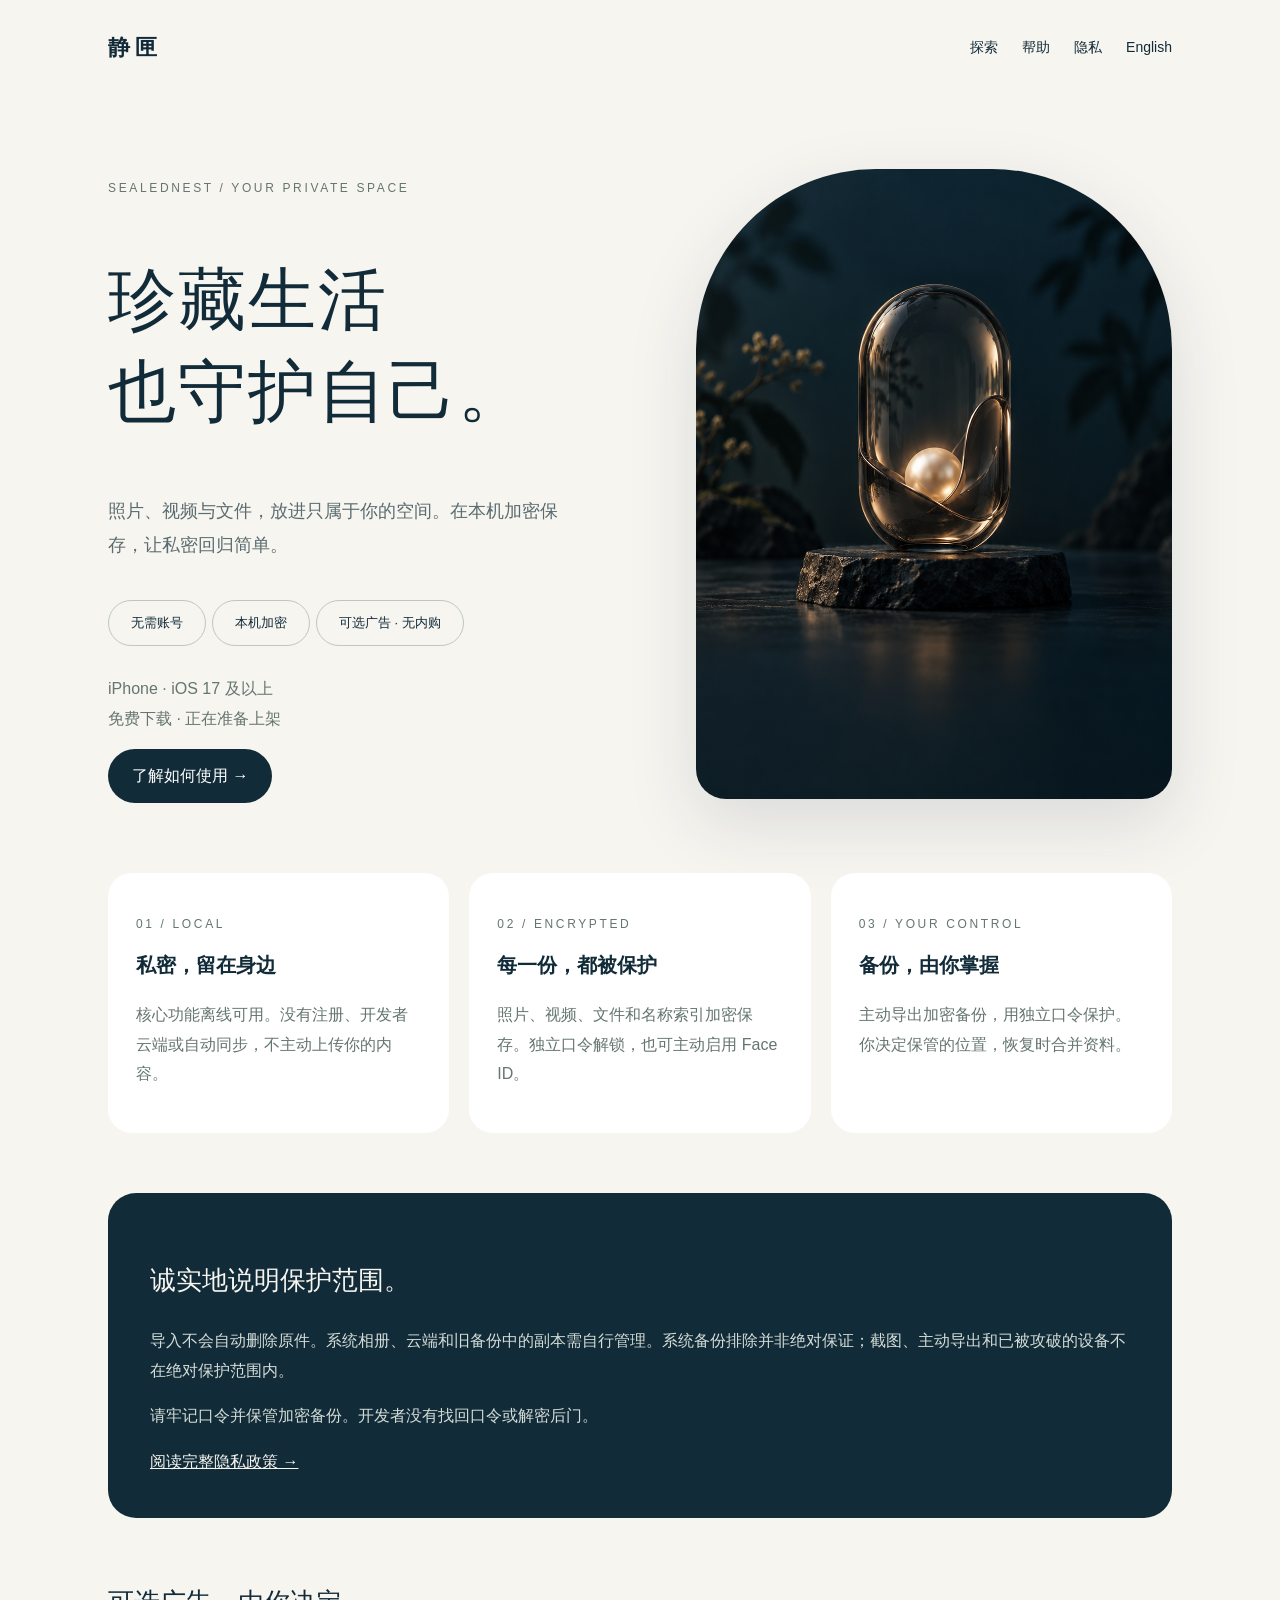
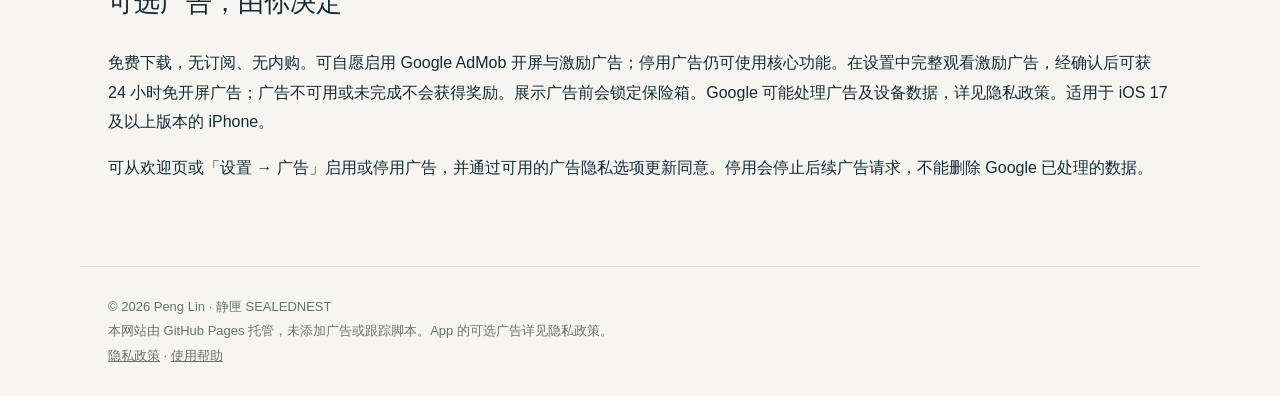
<file: index.html>
<!doctype html><html lang="zh-CN"><head><meta charset="utf-8"><meta name="viewport" content="width=device-width, initial-scale=1"><meta name="color-scheme" content="light"><meta name="description" content="静匣，本地加密保险箱。无需注册，照片、视频与文件在本机加密保存。可选广告，无内购。"><link rel="stylesheet" href="style.css"><title>本地加密保险箱 · 静匣</title></head><body><header><a href="index.html" style="text-decoration:none"><strong>静匣</strong></a><nav><a href="index.html">探索</a><a href="support.html">帮助</a><a href="privacy.html">隐私</a><a href="en.html" lang="en">English</a></nav></header><main><section class="hero"><div><p class="eyebrow">SEALEDNEST / YOUR PRIVATE SPACE</p><h1>珍藏生活<br>也守护自己。</h1><p class="lead">照片、视频与文件，放进只属于你的空间。在本机加密保存，让私密回归简单。</p><span class="pill">无需账号</span><span class="pill">本机加密</span><span class="pill">可选广告 · 无内购</span><p class="muted">iPhone · iOS 17 及以上<br>免费下载 · 正在准备上架</p><a class="button" href="support.html">了解如何使用 →</a></div><img class="art" src="welcome.png" alt="烟色玻璃匣守护一颗温暖珍珠的静匣品牌插画"></section><section class="cards"><article class="card"><p class="eyebrow">01 / LOCAL</p><b>私密，留在身边</b><p>核心功能离线可用。没有注册、开发者云端或自动同步，不主动上传你的内容。</p></article><article class="card"><p class="eyebrow">02 / ENCRYPTED</p><b>每一份，都被保护</b><p>照片、视频、文件和名称索引加密保存。独立口令解锁，也可主动启用 Face ID。</p></article><article class="card"><p class="eyebrow">03 / YOUR CONTROL</p><b>备份，由你掌握</b><p>主动导出加密备份，用独立口令保护。你决定保管的位置，恢复时合并资料。</p></article></section><section class="band"><h2>诚实地说明保护范围。</h2><p>导入不会自动删除原件。系统相册、云端和旧备份中的副本需自行管理。系统备份排除并非绝对保证；截图、主动导出和已被攻破的设备不在绝对保护范围内。</p><p>请牢记口令并保管加密备份。开发者没有找回口令或解密后门。</p><a href="privacy.html">阅读完整隐私政策 →</a></section><section><h2>可选广告，由你决定</h2><p>免费下载，无订阅、无内购。可自愿启用 Google AdMob 开屏与激励广告；停用广告仍可使用核心功能。在设置中完整观看激励广告，经确认后可获 24 小时免开屏广告；广告不可用或未完成不会获得奖励。展示广告前会锁定保险箱。Google 可能处理广告及设备数据，详见隐私政策。适用于 iOS 17 及以上版本的 iPhone。</p><p>可从欢迎页或「设置 → 广告」启用或停用广告，并通过可用的广告隐私选项更新同意。停用会停止后续广告请求，不能删除 Google 已处理的数据。</p></section></main><footer>© 2026 Peng Lin · 静匣 SEALEDNEST<br>本网站由 GitHub Pages 托管，未添加广告或跟踪脚本。App 的可选广告详见隐私政策。<br><a href="privacy.html">隐私政策</a> · <a href="support.html">使用帮助</a></footer></body></html>
</file>
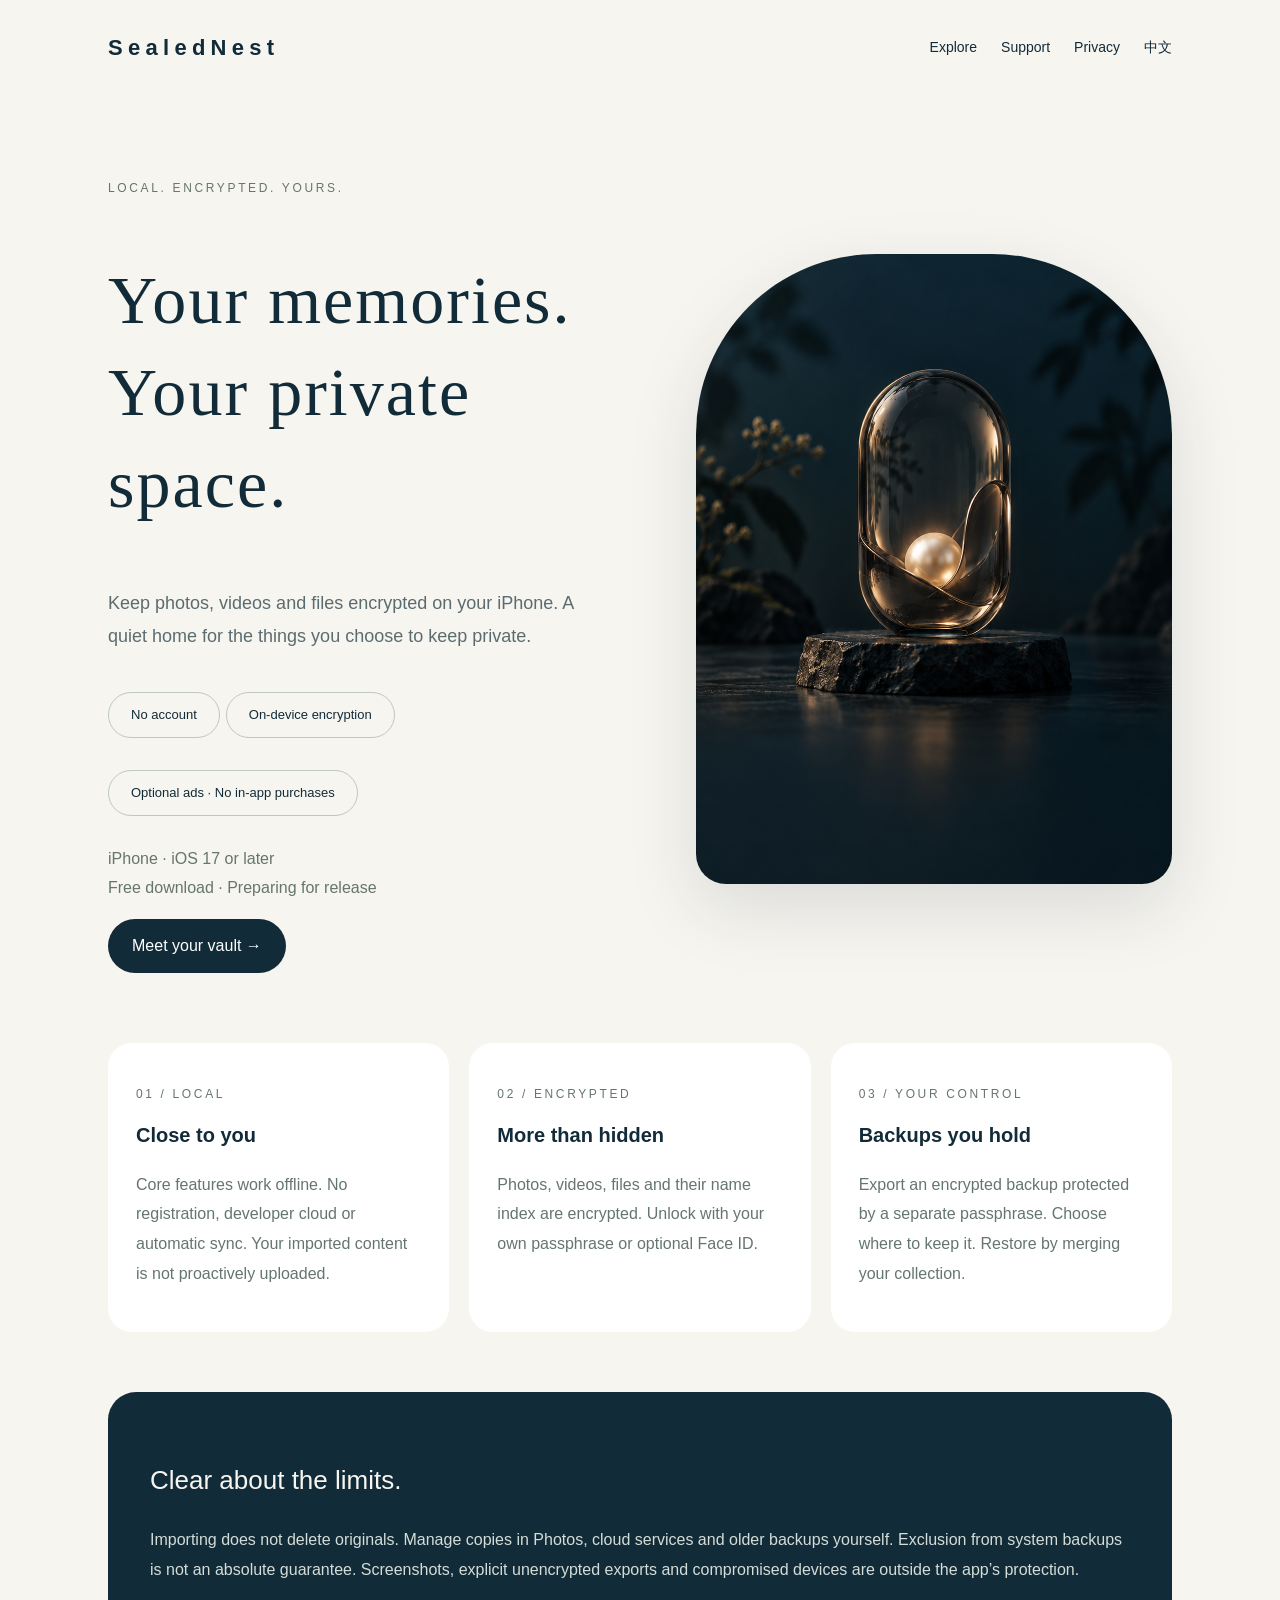
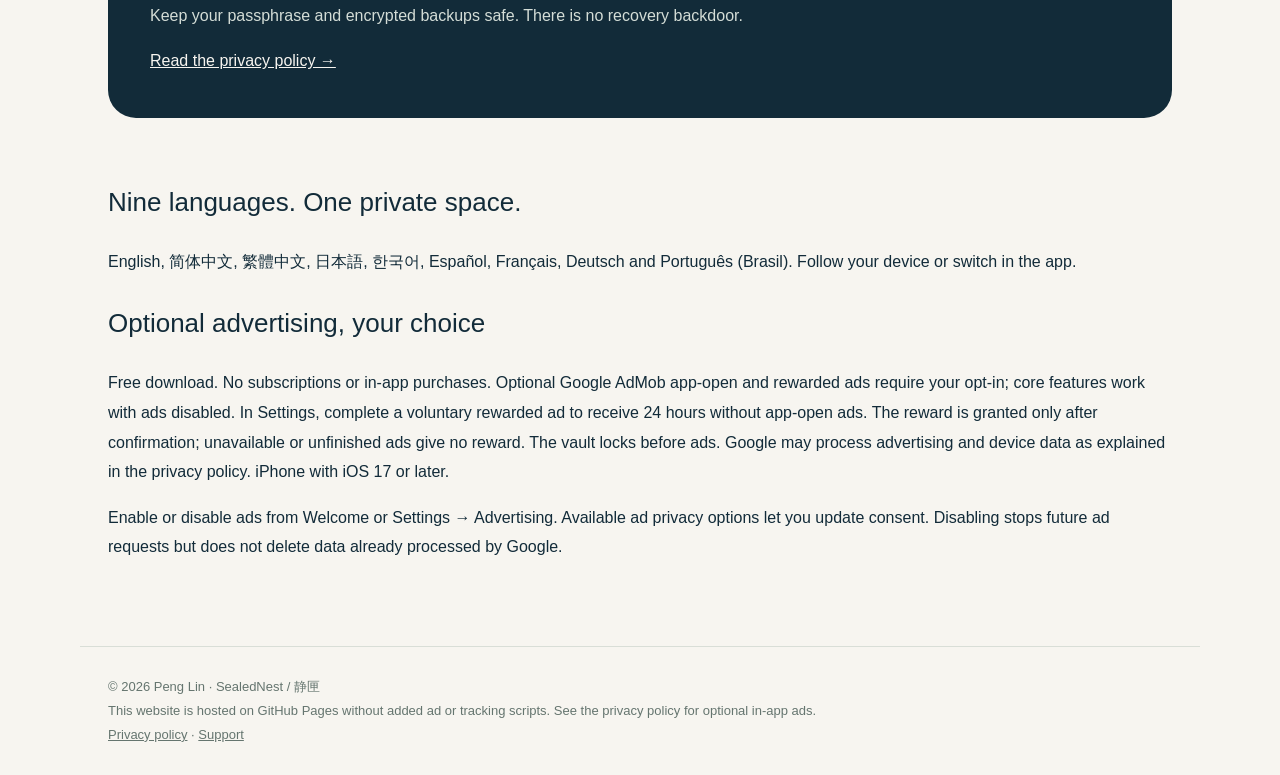
<file: en.html>
<!doctype html><html lang="en"><head><meta charset="utf-8"><meta name="viewport" content="width=device-width, initial-scale=1"><meta name="color-scheme" content="light"><meta name="description" content="SealedNest encrypts photos, videos and files on your iPhone. No account. Offline core features. Free, with optional ads and no in-app purchases."><link rel="stylesheet" href="style.css"><title>Photo & File Vault · SealedNest</title></head><body><header><a href="en.html" style="text-decoration:none"><strong>SealedNest</strong></a><nav><a href="en.html">Explore</a><a href="support-en.html">Support</a><a href="privacy-en.html">Privacy</a><a href="index.html" lang="zh-CN">中文</a></nav></header><main><section class="hero"><div><p class="eyebrow">LOCAL. ENCRYPTED. YOURS.</p><h1>Your memories.<br>Your private space.</h1><p class="lead">Keep photos, videos and files encrypted on your iPhone. A quiet home for the things you choose to keep private.</p><span class="pill">No account</span><span class="pill">On-device encryption</span><span class="pill">Optional ads · No in-app purchases</span><p class="muted">iPhone · iOS 17 or later<br>Free download · Preparing for release</p><a class="button" href="support-en.html">Meet your vault →</a></div><img class="art" src="welcome.png" alt="A warm pearl sheltered in a smoky glass vault"></section><section class="cards"><article class="card"><p class="eyebrow">01 / LOCAL</p><b>Close to you</b><p>Core features work offline. No registration, developer cloud or automatic sync. Your imported content is not proactively uploaded.</p></article><article class="card"><p class="eyebrow">02 / ENCRYPTED</p><b>More than hidden</b><p>Photos, videos, files and their name index are encrypted. Unlock with your own passphrase or optional Face ID.</p></article><article class="card"><p class="eyebrow">03 / YOUR CONTROL</p><b>Backups you hold</b><p>Export an encrypted backup protected by a separate passphrase. Choose where to keep it. Restore by merging your collection.</p></article></section><section class="band"><h2>Clear about the limits.</h2><p>Importing does not delete originals. Manage copies in Photos, cloud services and older backups yourself. Exclusion from system backups is not an absolute guarantee. Screenshots, explicit unencrypted exports and compromised devices are outside the app’s protection.</p><p>Keep your passphrase and encrypted backups safe. There is no recovery backdoor.</p><a href="privacy-en.html">Read the privacy policy →</a></section><section><h2>Nine languages. One private space.</h2><p>English, 简体中文, 繁體中文, 日本語, 한국어, Español, Français, Deutsch and Português (Brasil). Follow your device or switch in the app.</p></section><section><h2>Optional advertising, your choice</h2><p>Free download. No subscriptions or in-app purchases. Optional Google AdMob app-open and rewarded ads require your opt-in; core features work with ads disabled. In Settings, complete a voluntary rewarded ad to receive 24 hours without app-open ads. The reward is granted only after confirmation; unavailable or unfinished ads give no reward. The vault locks before ads. Google may process advertising and device data as explained in the privacy policy. iPhone with iOS 17 or later.</p><p>Enable or disable ads from Welcome or Settings → Advertising. Available ad privacy options let you update consent. Disabling stops future ad requests but does not delete data already processed by Google.</p></section></main><footer>© 2026 Peng Lin · SealedNest / 静匣<br>This website is hosted on GitHub Pages without added ad or tracking scripts. See the privacy policy for optional in-app ads.<br><a href="privacy-en.html">Privacy policy</a> · <a href="support-en.html">Support</a></footer></body></html>
</file>
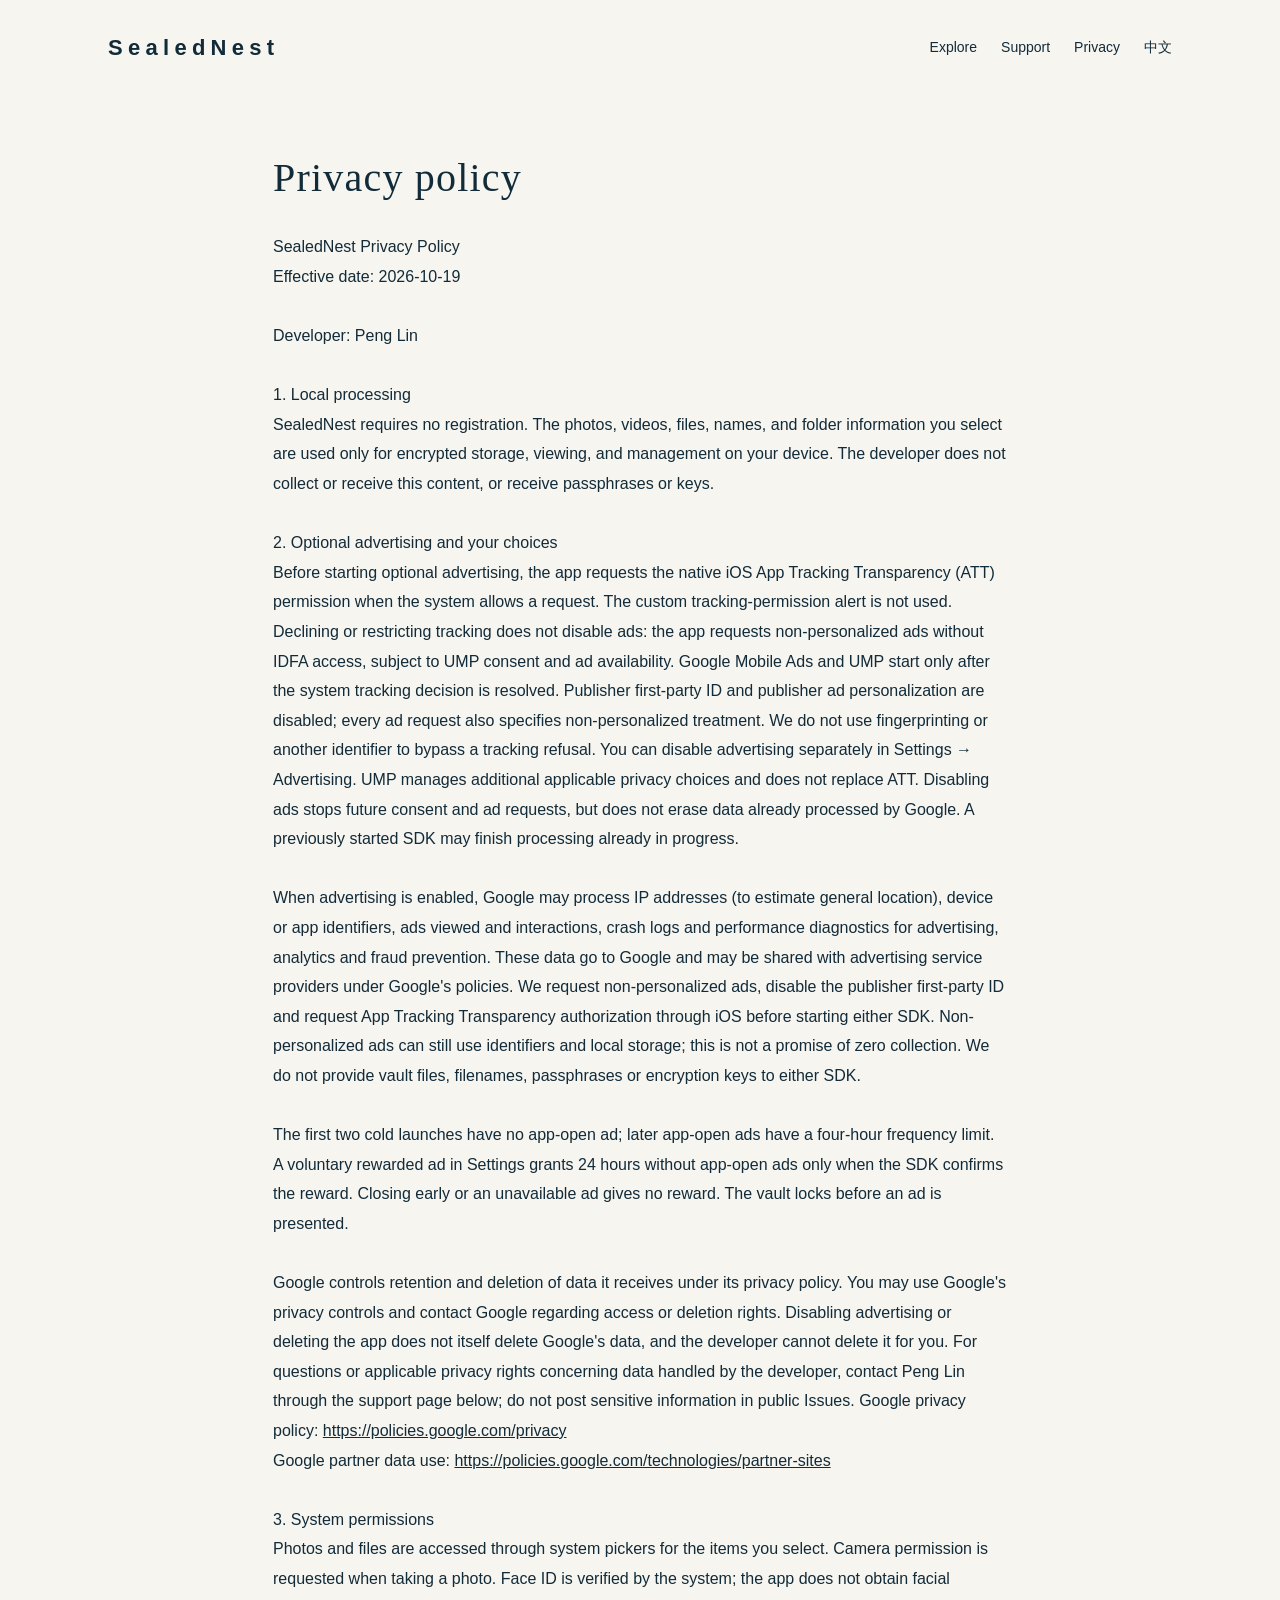
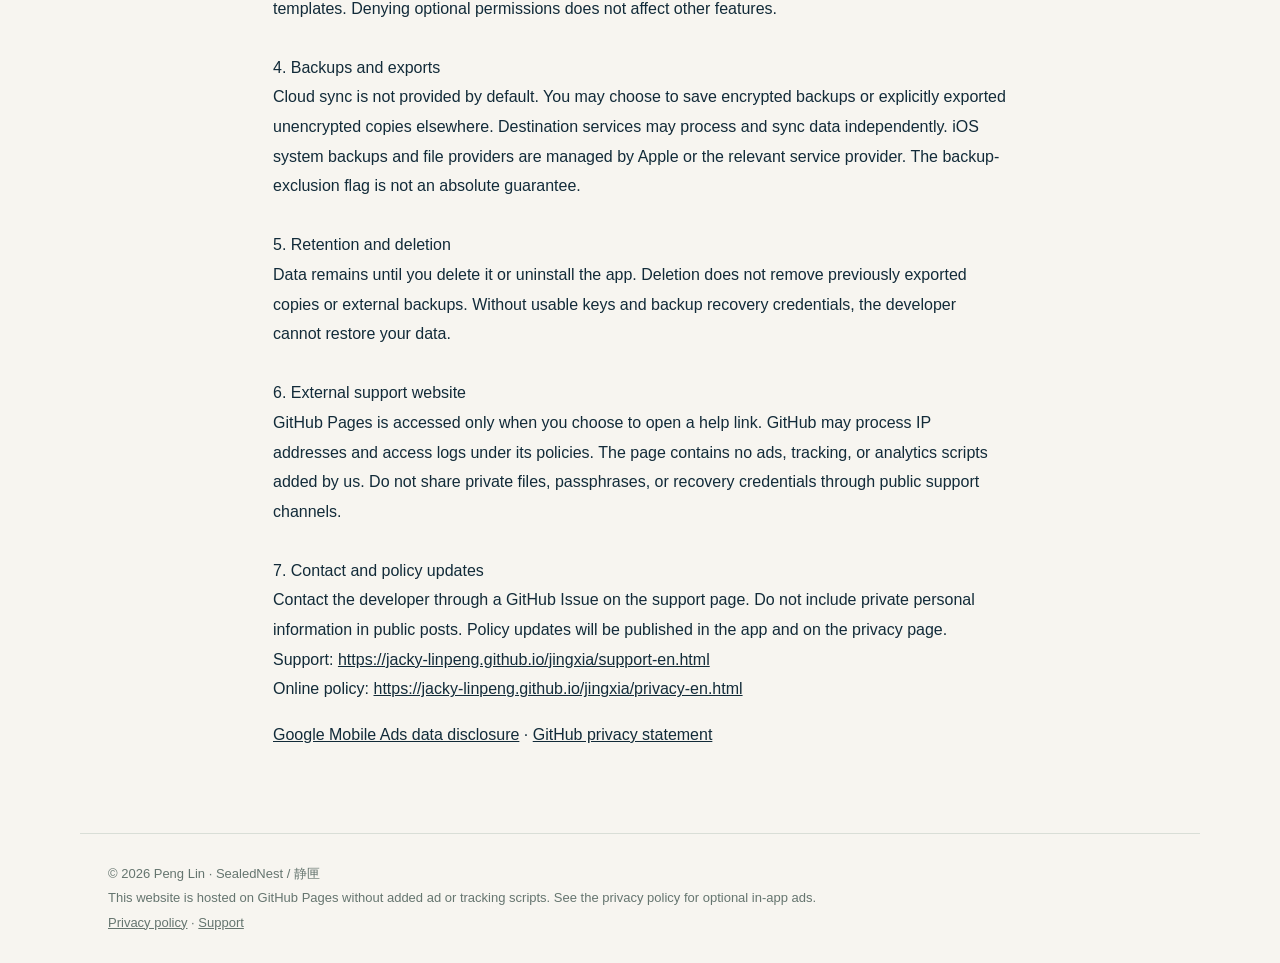
<file: privacy-en.html>
<!doctype html><html lang="en"><head><meta charset="utf-8"><meta name="viewport" content="width=device-width, initial-scale=1"><meta name="color-scheme" content="light"><meta name="description" content="SealedNest encrypts photos, videos and files on your iPhone. No account. Offline core features. Free, with optional ads and no in-app purchases."><link rel="stylesheet" href="style.css"><title>Privacy policy · SealedNest</title></head><body><header><a href="en.html" style="text-decoration:none"><strong>SealedNest</strong></a><nav><a href="en.html">Explore</a><a href="support-en.html">Support</a><a href="privacy-en.html">Privacy</a><a href="privacy.html" lang="zh-CN">中文</a></nav></header><main class="document"><h1>Privacy policy</h1><p>SealedNest Privacy Policy
Effective date: 2026-10-19

Developer: Peng Lin

1. Local processing
SealedNest requires no registration. The photos, videos, files, names, and folder information you select are used only for encrypted storage, viewing, and management on your device. The developer does not collect or receive this content, or receive passphrases or keys.

2. Optional advertising and your choices
Before starting optional advertising, the app requests the native iOS App Tracking Transparency (ATT) permission when the system allows a request. The custom tracking-permission alert is not used. Declining or restricting tracking does not disable ads: the app requests non-personalized ads without IDFA access, subject to UMP consent and ad availability. Google Mobile Ads and UMP start only after the system tracking decision is resolved. Publisher first-party ID and publisher ad personalization are disabled; every ad request also specifies non-personalized treatment. We do not use fingerprinting or another identifier to bypass a tracking refusal. You can disable advertising separately in Settings → Advertising. UMP manages additional applicable privacy choices and does not replace ATT. Disabling ads stops future consent and ad requests, but does not erase data already processed by Google. A previously started SDK may finish processing already in progress.

When advertising is enabled, Google may process IP addresses (to estimate general location), device or app identifiers, ads viewed and interactions, crash logs and performance diagnostics for advertising, analytics and fraud prevention. These data go to Google and may be shared with advertising service providers under Google&#x27;s policies. We request non-personalized ads, disable the publisher first-party ID and request App Tracking Transparency authorization through iOS before starting either SDK. Non-personalized ads can still use identifiers and local storage; this is not a promise of zero collection. We do not provide vault files, filenames, passphrases or encryption keys to either SDK.

The first two cold launches have no app-open ad; later app-open ads have a four-hour frequency limit. A voluntary rewarded ad in Settings grants 24 hours without app-open ads only when the SDK confirms the reward. Closing early or an unavailable ad gives no reward. The vault locks before an ad is presented.

Google controls retention and deletion of data it receives under its privacy policy. You may use Google&#x27;s privacy controls and contact Google regarding access or deletion rights. Disabling advertising or deleting the app does not itself delete Google&#x27;s data, and the developer cannot delete it for you. For questions or applicable privacy rights concerning data handled by the developer, contact Peng Lin through the support page below; do not post sensitive information in public Issues. Google privacy policy: <a href="https://policies.google.com/privacy">https://policies.google.com/privacy</a>
Google partner data use: <a href="https://policies.google.com/technologies/partner-sites">https://policies.google.com/technologies/partner-sites</a>

3. System permissions
Photos and files are accessed through system pickers for the items you select. Camera permission is requested when taking a photo. Face ID is verified by the system; the app does not obtain facial templates. Denying optional permissions does not affect other features.

4. Backups and exports
Cloud sync is not provided by default. You may choose to save encrypted backups or explicitly exported unencrypted copies elsewhere. Destination services may process and sync data independently. iOS system backups and file providers are managed by Apple or the relevant service provider. The backup-exclusion flag is not an absolute guarantee.

5. Retention and deletion
Data remains until you delete it or uninstall the app. Deletion does not remove previously exported copies or external backups. Without usable keys and backup recovery credentials, the developer cannot restore your data.

6. External support website
GitHub Pages is accessed only when you choose to open a help link. GitHub may process IP addresses and access logs under its policies. The page contains no ads, tracking, or analytics scripts added by us. Do not share private files, passphrases, or recovery credentials through public support channels.

7. Contact and policy updates
Contact the developer through a GitHub Issue on the support page. Do not include private personal information in public posts. Policy updates will be published in the app and on the privacy page.
Support: <a href="https://jacky-linpeng.github.io/jingxia/support-en.html">https://jacky-linpeng.github.io/jingxia/support-en.html</a>
Online policy: <a href="https://jacky-linpeng.github.io/jingxia/privacy-en.html">https://jacky-linpeng.github.io/jingxia/privacy-en.html</a></p><p><a href="https://developers.google.com/admob/ios/privacy/data-disclosure">Google Mobile Ads data disclosure</a> · <a href="https://docs.github.com/en/site-policy/privacy-policies/github-general-privacy-statement">GitHub privacy statement</a></p></main><footer>© 2026 Peng Lin · SealedNest / 静匣<br>This website is hosted on GitHub Pages without added ad or tracking scripts. See the privacy policy for optional in-app ads.<br><a href="privacy-en.html">Privacy policy</a> · <a href="support-en.html">Support</a></footer></body></html>
</file>
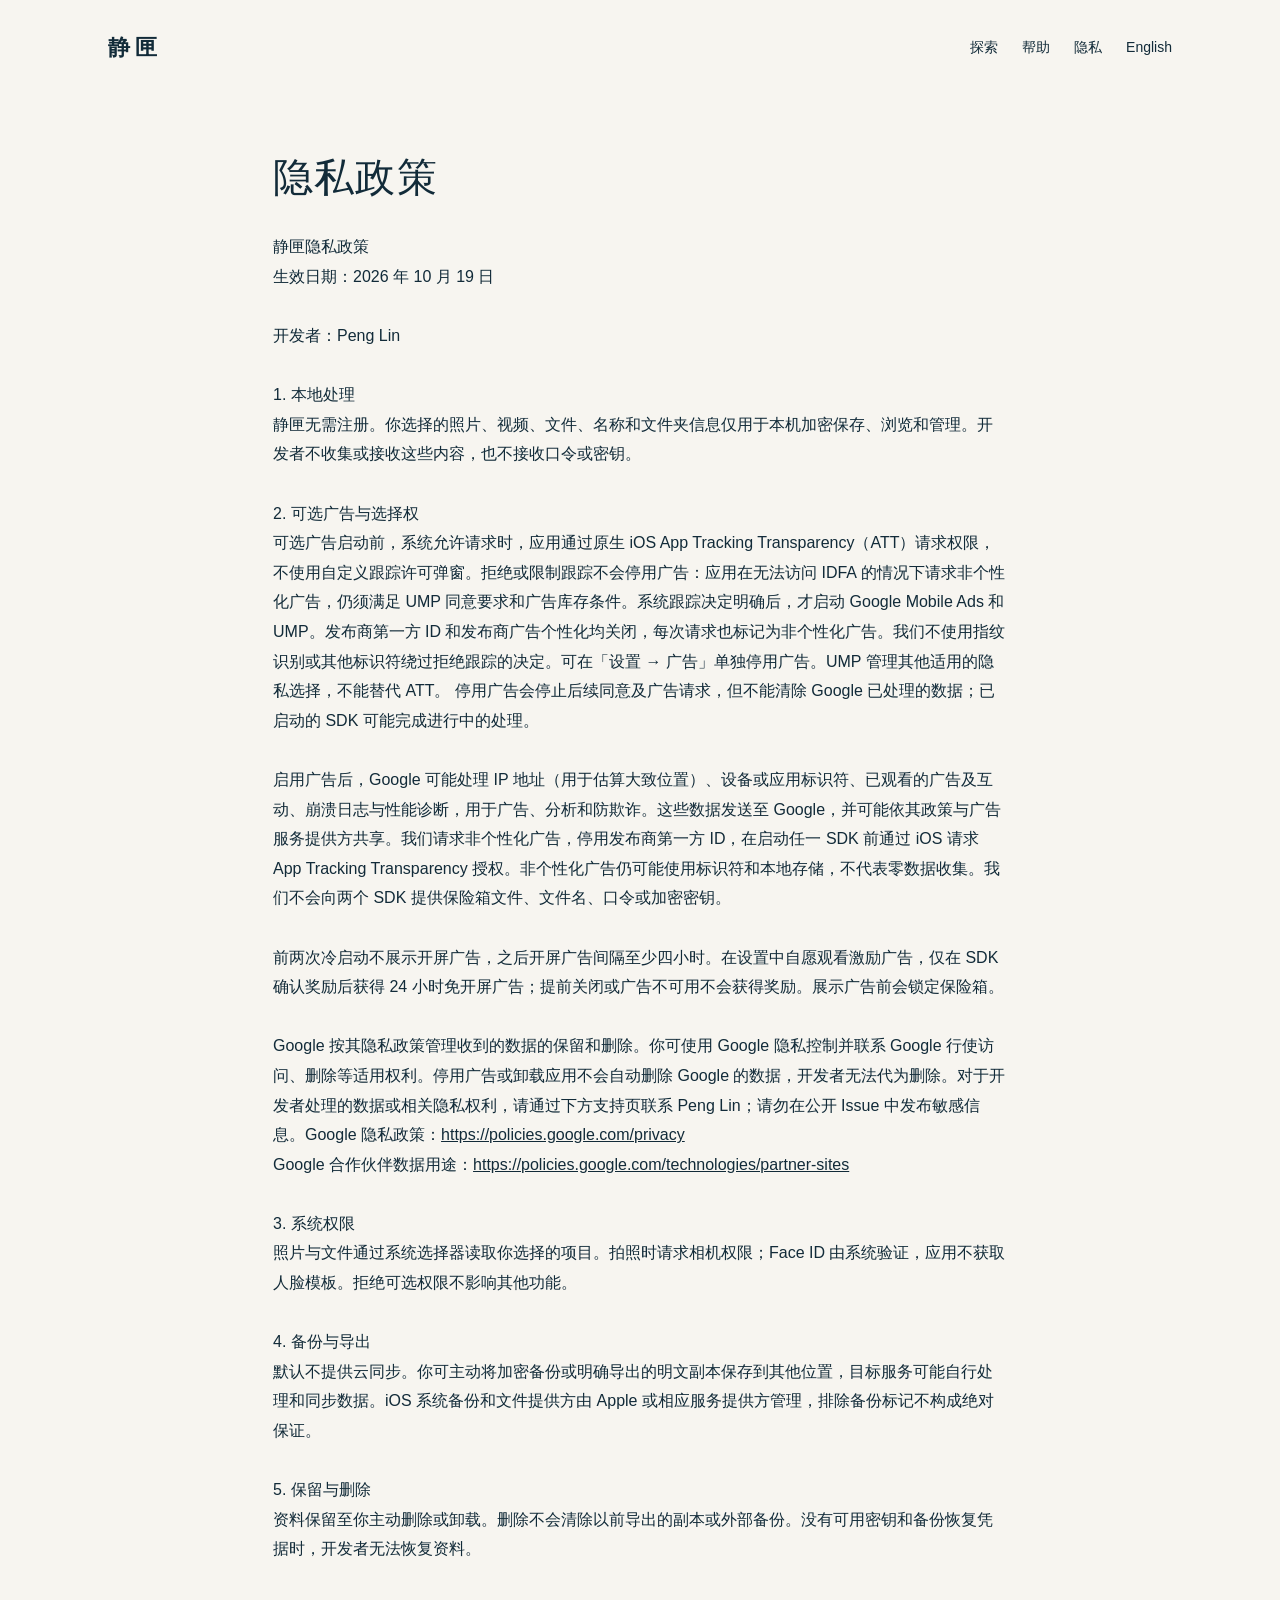
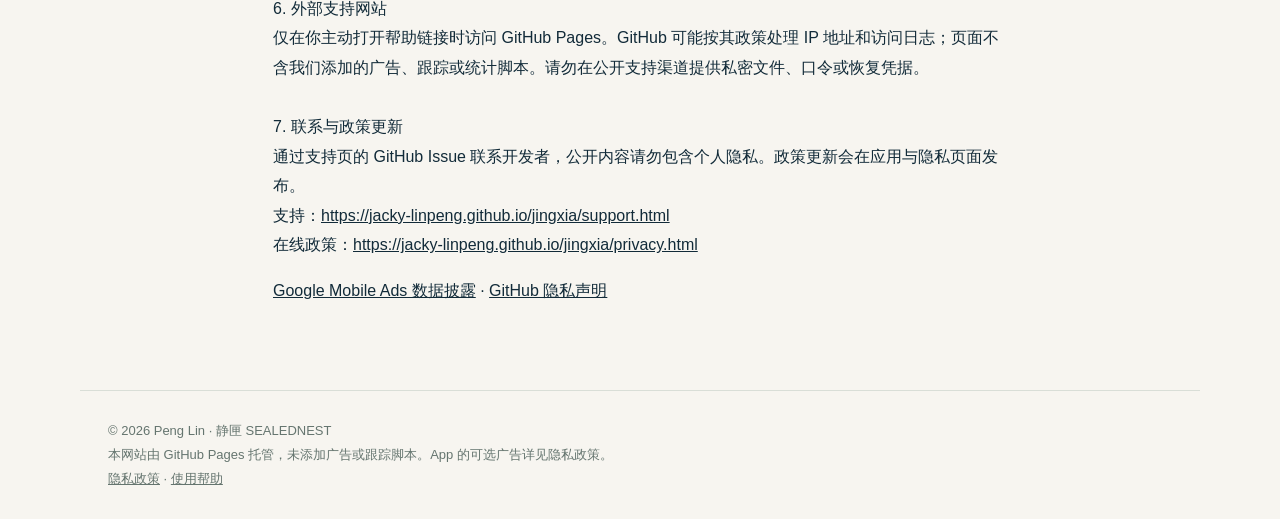
<file: privacy.html>
<!doctype html><html lang="zh-CN"><head><meta charset="utf-8"><meta name="viewport" content="width=device-width, initial-scale=1"><meta name="color-scheme" content="light"><meta name="description" content="静匣，本地加密保险箱。无需注册，照片、视频与文件在本机加密保存。可选广告，无内购。"><link rel="stylesheet" href="style.css"><title>隐私政策 · 静匣</title></head><body><header><a href="index.html" style="text-decoration:none"><strong>静匣</strong></a><nav><a href="index.html">探索</a><a href="support.html">帮助</a><a href="privacy.html">隐私</a><a href="privacy-en.html" lang="en">English</a></nav></header><main class="document"><h1>隐私政策</h1><p>静匣隐私政策
生效日期：2026 年 10 月 19 日

开发者：Peng Lin

1. 本地处理
静匣无需注册。你选择的照片、视频、文件、名称和文件夹信息仅用于本机加密保存、浏览和管理。开发者不收集或接收这些内容，也不接收口令或密钥。

2. 可选广告与选择权
可选广告启动前，系统允许请求时，应用通过原生 iOS App Tracking Transparency（ATT）请求权限，不使用自定义跟踪许可弹窗。拒绝或限制跟踪不会停用广告：应用在无法访问 IDFA 的情况下请求非个性化广告，仍须满足 UMP 同意要求和广告库存条件。系统跟踪决定明确后，才启动 Google Mobile Ads 和 UMP。发布商第一方 ID 和发布商广告个性化均关闭，每次请求也标记为非个性化广告。我们不使用指纹识别或其他标识符绕过拒绝跟踪的决定。可在「设置 → 广告」单独停用广告。UMP 管理其他适用的隐私选择，不能替代 ATT。 停用广告会停止后续同意及广告请求，但不能清除 Google 已处理的数据；已启动的 SDK 可能完成进行中的处理。

启用广告后，Google 可能处理 IP 地址（用于估算大致位置）、设备或应用标识符、已观看的广告及互动、崩溃日志与性能诊断，用于广告、分析和防欺诈。这些数据发送至 Google，并可能依其政策与广告服务提供方共享。我们请求非个性化广告，停用发布商第一方 ID，在启动任一 SDK 前通过 iOS 请求 App Tracking Transparency 授权。非个性化广告仍可能使用标识符和本地存储，不代表零数据收集。我们不会向两个 SDK 提供保险箱文件、文件名、口令或加密密钥。

前两次冷启动不展示开屏广告，之后开屏广告间隔至少四小时。在设置中自愿观看激励广告，仅在 SDK 确认奖励后获得 24 小时免开屏广告；提前关闭或广告不可用不会获得奖励。展示广告前会锁定保险箱。

Google 按其隐私政策管理收到的数据的保留和删除。你可使用 Google 隐私控制并联系 Google 行使访问、删除等适用权利。停用广告或卸载应用不会自动删除 Google 的数据，开发者无法代为删除。对于开发者处理的数据或相关隐私权利，请通过下方支持页联系 Peng Lin；请勿在公开 Issue 中发布敏感信息。Google 隐私政策：<a href="https://policies.google.com/privacy">https://policies.google.com/privacy</a>
Google 合作伙伴数据用途：<a href="https://policies.google.com/technologies/partner-sites">https://policies.google.com/technologies/partner-sites</a>

3. 系统权限
照片与文件通过系统选择器读取你选择的项目。拍照时请求相机权限；Face ID 由系统验证，应用不获取人脸模板。拒绝可选权限不影响其他功能。

4. 备份与导出
默认不提供云同步。你可主动将加密备份或明确导出的明文副本保存到其他位置，目标服务可能自行处理和同步数据。iOS 系统备份和文件提供方由 Apple 或相应服务提供方管理，排除备份标记不构成绝对保证。

5. 保留与删除
资料保留至你主动删除或卸载。删除不会清除以前导出的副本或外部备份。没有可用密钥和备份恢复凭据时，开发者无法恢复资料。

6. 外部支持网站
仅在你主动打开帮助链接时访问 GitHub Pages。GitHub 可能按其政策处理 IP 地址和访问日志；页面不含我们添加的广告、跟踪或统计脚本。请勿在公开支持渠道提供私密文件、口令或恢复凭据。

7. 联系与政策更新
通过支持页的 GitHub Issue 联系开发者，公开内容请勿包含个人隐私。政策更新会在应用与隐私页面发布。
支持：<a href="https://jacky-linpeng.github.io/jingxia/support.html">https://jacky-linpeng.github.io/jingxia/support.html</a>
在线政策：<a href="https://jacky-linpeng.github.io/jingxia/privacy.html">https://jacky-linpeng.github.io/jingxia/privacy.html</a></p><p><a href="https://developers.google.com/admob/ios/privacy/data-disclosure">Google Mobile Ads 数据披露</a> · <a href="https://docs.github.com/en/site-policy/privacy-policies/github-general-privacy-statement">GitHub 隐私声明</a></p></main><footer>© 2026 Peng Lin · 静匣 SEALEDNEST<br>本网站由 GitHub Pages 托管，未添加广告或跟踪脚本。App 的可选广告详见隐私政策。<br><a href="privacy.html">隐私政策</a> · <a href="support.html">使用帮助</a></footer></body></html>
</file>
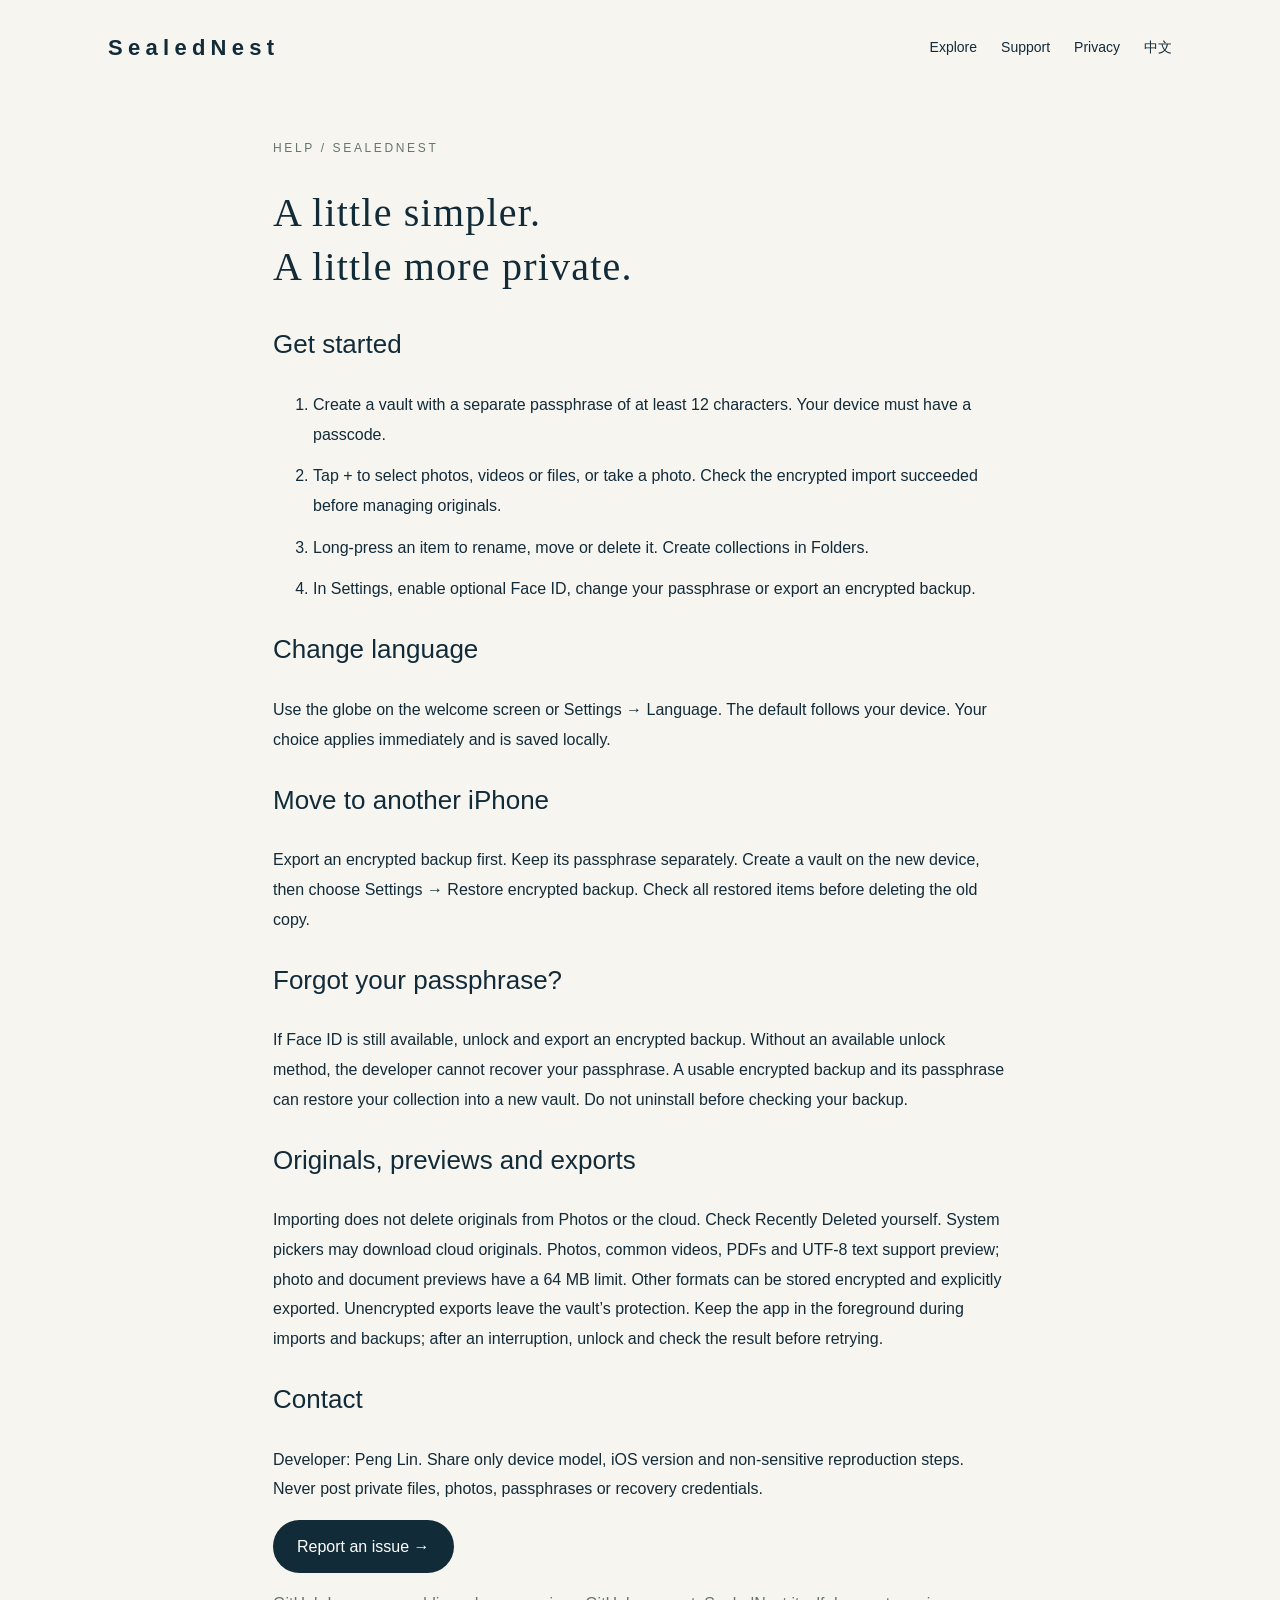
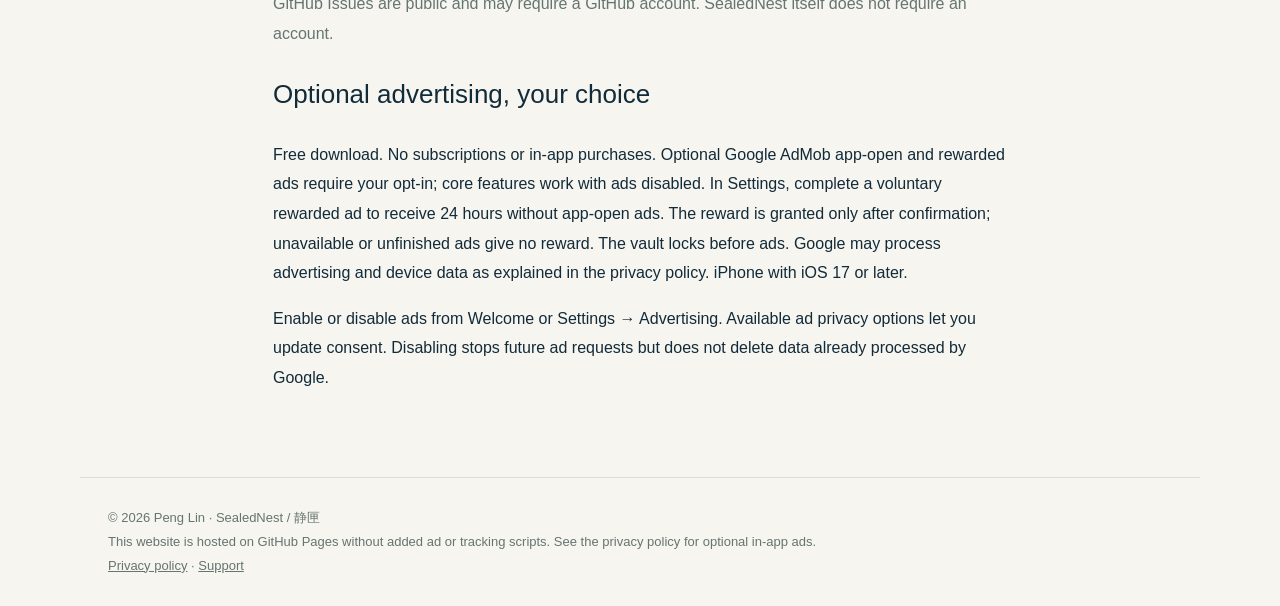
<file: support-en.html>
<!doctype html><html lang="en"><head><meta charset="utf-8"><meta name="viewport" content="width=device-width, initial-scale=1"><meta name="color-scheme" content="light"><meta name="description" content="SealedNest encrypts photos, videos and files on your iPhone. No account. Offline core features. Free, with optional ads and no in-app purchases."><link rel="stylesheet" href="style.css"><title>Support · SealedNest</title></head><body><header><a href="en.html" style="text-decoration:none"><strong>SealedNest</strong></a><nav><a href="en.html">Explore</a><a href="support-en.html">Support</a><a href="privacy-en.html">Privacy</a><a href="support.html" lang="zh-CN">中文</a></nav></header><main class="document"><p class="eyebrow">HELP / SEALEDNEST</p><h1>A little simpler.<br>A little more private.</h1><h2>Get started</h2><ol><li>Create a vault with a separate passphrase of at least 12 characters. Your device must have a passcode.</li><li>Tap + to select photos, videos or files, or take a photo. Check the encrypted import succeeded before managing originals.</li><li>Long-press an item to rename, move or delete it. Create collections in Folders.</li><li>In Settings, enable optional Face ID, change your passphrase or export an encrypted backup.</li></ol><h2>Change language</h2><p>Use the globe on the welcome screen or Settings → Language. The default follows your device. Your choice applies immediately and is saved locally.</p><h2>Move to another iPhone</h2><p>Export an encrypted backup first. Keep its passphrase separately. Create a vault on the new device, then choose Settings → Restore encrypted backup. Check all restored items before deleting the old copy.</p><h2>Forgot your passphrase?</h2><p>If Face ID is still available, unlock and export an encrypted backup. Without an available unlock method, the developer cannot recover your passphrase. A usable encrypted backup and its passphrase can restore your collection into a new vault. Do not uninstall before checking your backup.</p><h2>Originals, previews and exports</h2><p>Importing does not delete originals from Photos or the cloud. Check Recently Deleted yourself. System pickers may download cloud originals. Photos, common videos, PDFs and UTF-8 text support preview; photo and document previews have a 64 MB limit. Other formats can be stored encrypted and explicitly exported. Unencrypted exports leave the vault’s protection. Keep the app in the foreground during imports and backups; after an interruption, unlock and check the result before retrying.</p><h2>Contact</h2><p>Developer: Peng Lin. Share only device model, iOS version and non-sensitive reproduction steps. Never post private files, photos, passphrases or recovery credentials.</p><a class="button" href="https://github.com/Jacky-LinPeng/jingxia/issues/new">Report an issue →</a><p class="muted">GitHub Issues are public and may require a GitHub account. SealedNest itself does not require an account.</p><section><h2>Optional advertising, your choice</h2><p>Free download. No subscriptions or in-app purchases. Optional Google AdMob app-open and rewarded ads require your opt-in; core features work with ads disabled. In Settings, complete a voluntary rewarded ad to receive 24 hours without app-open ads. The reward is granted only after confirmation; unavailable or unfinished ads give no reward. The vault locks before ads. Google may process advertising and device data as explained in the privacy policy. iPhone with iOS 17 or later.</p><p>Enable or disable ads from Welcome or Settings → Advertising. Available ad privacy options let you update consent. Disabling stops future ad requests but does not delete data already processed by Google.</p></section></main><footer>© 2026 Peng Lin · SealedNest / 静匣<br>This website is hosted on GitHub Pages without added ad or tracking scripts. See the privacy policy for optional in-app ads.<br><a href="privacy-en.html">Privacy policy</a> · <a href="support-en.html">Support</a></footer></body></html>
</file>
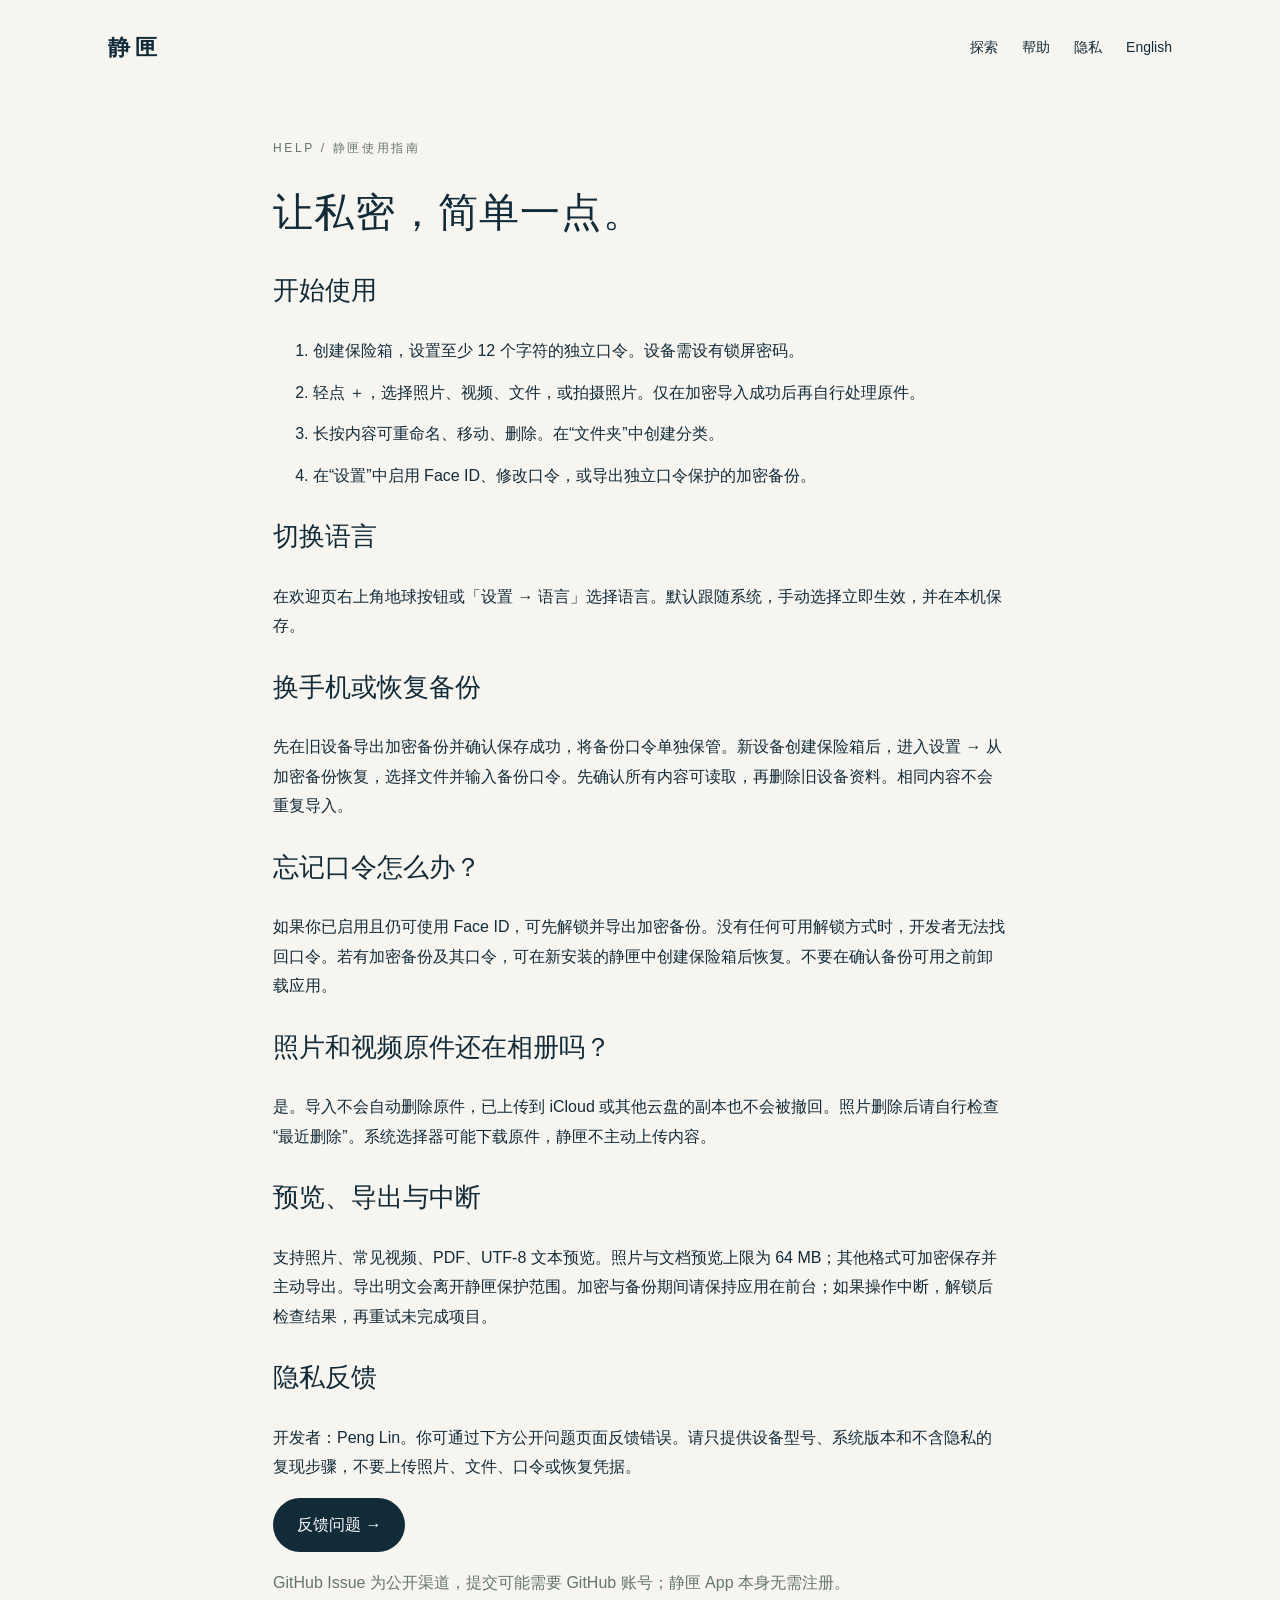
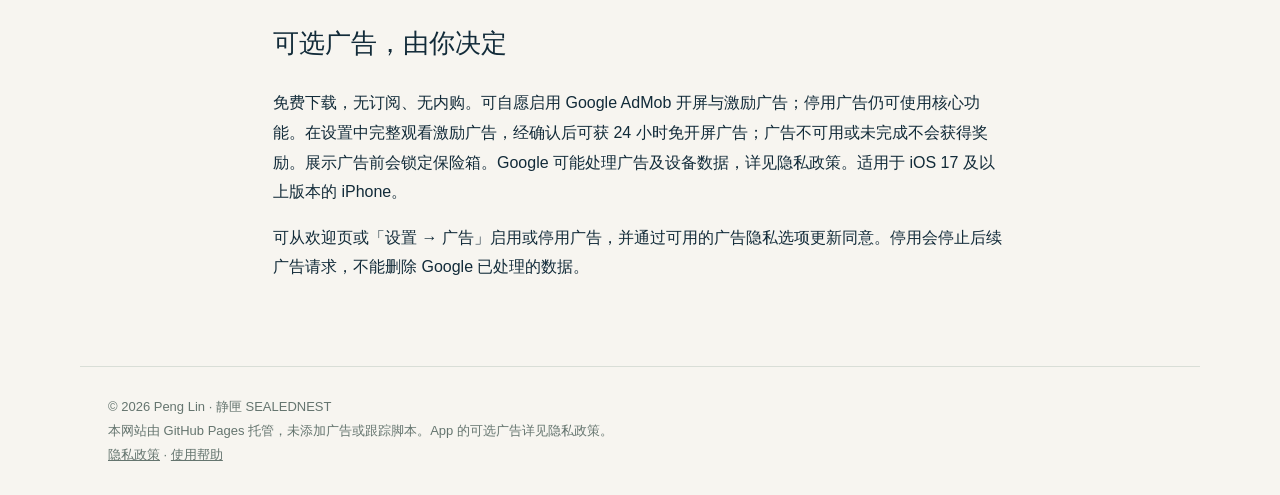
<file: support.html>
<!doctype html><html lang="zh-CN"><head><meta charset="utf-8"><meta name="viewport" content="width=device-width, initial-scale=1"><meta name="color-scheme" content="light"><meta name="description" content="静匣，本地加密保险箱。无需注册，照片、视频与文件在本机加密保存。可选广告，无内购。"><link rel="stylesheet" href="style.css"><title>使用帮助 · 静匣</title></head><body><header><a href="index.html" style="text-decoration:none"><strong>静匣</strong></a><nav><a href="index.html">探索</a><a href="support.html">帮助</a><a href="privacy.html">隐私</a><a href="support-en.html" lang="en">English</a></nav></header><main class="document"><p class="eyebrow">HELP / 静匣使用指南</p><h1>让私密，简单一点。</h1><h2>开始使用</h2><ol><li>创建保险箱，设置至少 12 个字符的独立口令。设备需设有锁屏密码。</li><li>轻点 ＋，选择照片、视频、文件，或拍摄照片。仅在加密导入成功后再自行处理原件。</li><li>长按内容可重命名、移动、删除。在“文件夹”中创建分类。</li><li>在“设置”中启用 Face ID、修改口令，或导出独立口令保护的加密备份。</li></ol><h2>切换语言</h2><p>在欢迎页右上角地球按钮或「设置 → 语言」选择语言。默认跟随系统，手动选择立即生效，并在本机保存。</p><h2>换手机或恢复备份</h2><p>先在旧设备导出加密备份并确认保存成功，将备份口令单独保管。新设备创建保险箱后，进入设置 → 从加密备份恢复，选择文件并输入备份口令。先确认所有内容可读取，再删除旧设备资料。相同内容不会重复导入。</p><h2>忘记口令怎么办？</h2><p>如果你已启用且仍可使用 Face ID，可先解锁并导出加密备份。没有任何可用解锁方式时，开发者无法找回口令。若有加密备份及其口令，可在新安装的静匣中创建保险箱后恢复。不要在确认备份可用之前卸载应用。</p><h2>照片和视频原件还在相册吗？</h2><p>是。导入不会自动删除原件，已上传到 iCloud 或其他云盘的副本也不会被撤回。照片删除后请自行检查“最近删除”。系统选择器可能下载原件，静匣不主动上传内容。</p><h2>预览、导出与中断</h2><p>支持照片、常见视频、PDF、UTF-8 文本预览。照片与文档预览上限为 64 MB；其他格式可加密保存并主动导出。导出明文会离开静匣保护范围。加密与备份期间请保持应用在前台；如果操作中断，解锁后检查结果，再重试未完成项目。</p><h2>隐私反馈</h2><p>开发者：Peng Lin。你可通过下方公开问题页面反馈错误。请只提供设备型号、系统版本和不含隐私的复现步骤，不要上传照片、文件、口令或恢复凭据。</p><a class="button" href="https://github.com/Jacky-LinPeng/jingxia/issues/new">反馈问题 →</a><p class="muted">GitHub Issue 为公开渠道，提交可能需要 GitHub 账号；静匣 App 本身无需注册。</p><section><h2>可选广告，由你决定</h2><p>免费下载，无订阅、无内购。可自愿启用 Google AdMob 开屏与激励广告；停用广告仍可使用核心功能。在设置中完整观看激励广告，经确认后可获 24 小时免开屏广告；广告不可用或未完成不会获得奖励。展示广告前会锁定保险箱。Google 可能处理广告及设备数据，详见隐私政策。适用于 iOS 17 及以上版本的 iPhone。</p><p>可从欢迎页或「设置 → 广告」启用或停用广告，并通过可用的广告隐私选项更新同意。停用会停止后续广告请求，不能删除 Google 已处理的数据。</p></section></main><footer>© 2026 Peng Lin · 静匣 SEALEDNEST<br>本网站由 GitHub Pages 托管，未添加广告或跟踪脚本。App 的可选广告详见隐私政策。<br><a href="privacy.html">隐私政策</a> · <a href="support.html">使用帮助</a></footer></body></html>
</file>
<file: style.css>
*{box-sizing:border-box}body{margin:0;background:#f7f5f0;color:#122b39;font-family:-apple-system,BlinkMacSystemFont,"PingFang SC",sans-serif;line-height:1.85}a{color:inherit}header,main,footer{max-width:1120px;margin:auto;padding:28px}header{display:flex;justify-content:space-between;align-items:center}header strong{letter-spacing:.24em;font-size:22px}nav{display:flex;gap:24px;font-size:14px}nav a{text-decoration:none}.hero{display:grid;grid-template-columns:1.1fr 1fr;gap:64px;align-items:center;padding:40px 0 70px}.eyebrow{font-size:12px;letter-spacing:.22em;color:#65756f}h1{font-family:serif;font-size:clamp(40px,6vw,68px);font-weight:500;line-height:1.35;letter-spacing:.03em}h2{font-weight:500;font-size:26px}.lead{font-size:18px;color:#5b6c70;max-width:480px}.art{width:100%;max-height:630px;object-fit:cover;border-radius:180px 180px 30px 30px;box-shadow:0 24px 70px #122b3920}.pill{display:inline-block;border:1px solid #bcc8c0;border-radius:100px;padding:10px 22px;margin:20px 6px 12px 0;font-size:13px}.cards{display:grid;grid-template-columns:repeat(3,1fr);gap:20px}.card{background:white;border-radius:24px;padding:28px}.card b{font-size:20px}.card p,.muted{color:#65756f}.band{background:#122b39;color:#f7f5f0;padding:42px;border-radius:28px;margin:60px 0}.band p{color:#d4ddd7}.document{max-width:790px;margin:auto}.document h1{font-size:40px}.document p{white-space:pre-line}footer{border-top:1px solid #d9ded7;color:#65756f;font-size:13px;margin-top:40px}button,.button{background:#122b39;color:white;border-radius:100px;padding:12px 24px;border:0;text-decoration:none;display:inline-block}.icon{width:54px;border-radius:15px;vertical-align:middle;margin-right:16px}li{margin-bottom:12px}@media(max-width:700px){header,main,footer{padding:22px}.hero{grid-template-columns:1fr;gap:22px;padding-top:12px}.art{max-height:430px}.cards{grid-template-columns:1fr}nav{gap:12px}.band{padding:26px}h1{font-size:44px}}
@media(max-width:700px){header{flex-wrap:wrap;gap:16px}header strong{letter-spacing:.06em}nav{flex-wrap:wrap}}

.document a{overflow-wrap:anywhere}
</file>
